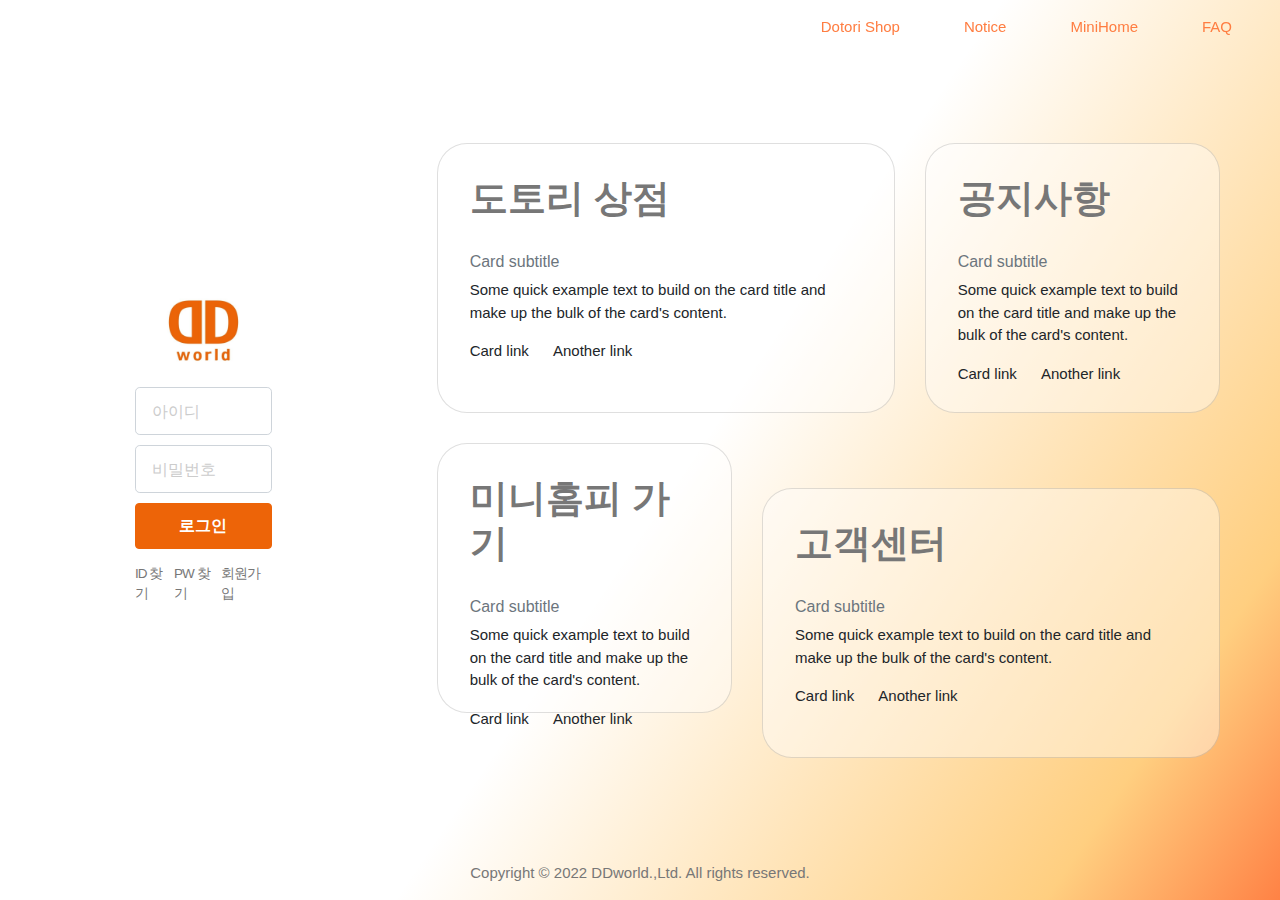
<file: index.html>
<!DOCTYPE html>
<html lang="en">

<head>
    <meta charset="UTF-8">
    <meta http-equiv="X-UA-Compatible" content="IE=edge">
    <meta name="viewport" content="width=device-width, initial-scale=1.0">
    <title>DD world</title>
    <link rel="stylesheet" href="css/bootstrap.min.css">
    <link rel="stylesheet" href="css/style.css">
    <script src="js/jquery-3.6.0.min.js"></script>
    <script src="js/bootstrap.min.js"></script>
    <script src="js/script.js"></script>

</head>

<body>
    <header>
        <nav class="navbar fixed-top">
            <a class="nav-link" href="#">Dotori Shop</a>
            <a class="nav-link" href="#">Notice</a>
            <a class="nav-link" href="#">MiniHome</a>
            <a class="nav-link" href="#">FAQ</a>
        </nav>
    </header>
    <div class="row main_wrap">
        <section class="col-4 main_section main_login">
            <div class="form-group">
                <h1 class="logo">
                    <a href="" class="logo_img"><img src="img/logo/3.jpg" alt=""></a>
                </h1>
                <form action="">
                    <label for="usr" hidden>ID</label><input type="text" class="form-control form-control-lg" id="usr" placeholder="아이디">
                    <label for="pwd" hidden>PW</label><input type="password" placeholder="비밀번호" class="form-control form-control-lg" id="pwd">
                    <input type="submit" class="btn" value="로그인">
                </form>
                <div class="lost_account">
                    <a href="">ID 찾기</a>
                    <a href="">PW 찾기</a>
                    <a href="">회원가입</a>
                </div>
            </div>
        </section>
        <section class="col-8 main_section main_cont">
            <div class="card_area card_area_lg">
                <div class="card">
                    <div class="card-body">
                        <h5 class="card-title">도토리 상점</h5>
                        <h6 class="card-subtitle mb-2 text-muted">Card subtitle</h6>
                        <p class="card-text">Some quick example text to build on the card title and make up the bulk of the card's content.</p>
                        <a href="#" class="card-link">Card link</a>
                        <a href="#" class="card-link">Another link</a>
                    </div>
                </div>
            </div>
            <div class="card_area">
                <div class="card">
                    <div class="card-body">
                        <h5 class="card-title">공지사항</h5>
                        <h6 class="card-subtitle mb-2 text-muted">Card subtitle</h6>
                        <p class="card-text">Some quick example text to build on the card title and make up the bulk of the card's content.</p>
                        <a href="#" class="card-link">Card link</a>
                        <a href="#" class="card-link">Another link</a>
                    </div>
                </div>
            </div>
            <div class="card_area">
                <div class="card">
                    <div class="card-body">
                        <h5 class="card-title">미니홈피 가기</h5>
                        <h6 class="card-subtitle mb-2 text-muted">Card subtitle</h6>
                        <p class="card-text">Some quick example text to build on the card title and make up the bulk of the card's content.</p>
                        <a href="#" class="card-link">Card link</a>
                        <a href="#" class="card-link">Another link</a>
                    </div>
                </div>
            </div>
            <div class="card_area card_area_lg">
                <div class="card">
                    <div class="card-body">
                        <h5 class="card-title">고객센터</h5>
                        <h6 class="card-subtitle mb-2 text-muted">Card subtitle</h6>
                        <p class="card-text">Some quick example text to build on the card title and make up the bulk of the card's content.</p>
                        <a href="#" class="card-link">Card link</a>
                        <a href="#" class="card-link">Another link</a>
                    </div>
                </div>
            </div>
        </section>
    </div>
    <footer>
        <p>Copyright © 2022 DDworld.,Ltd. All rights reserved.</p>
    </footer>
</body>

</html>
</file>
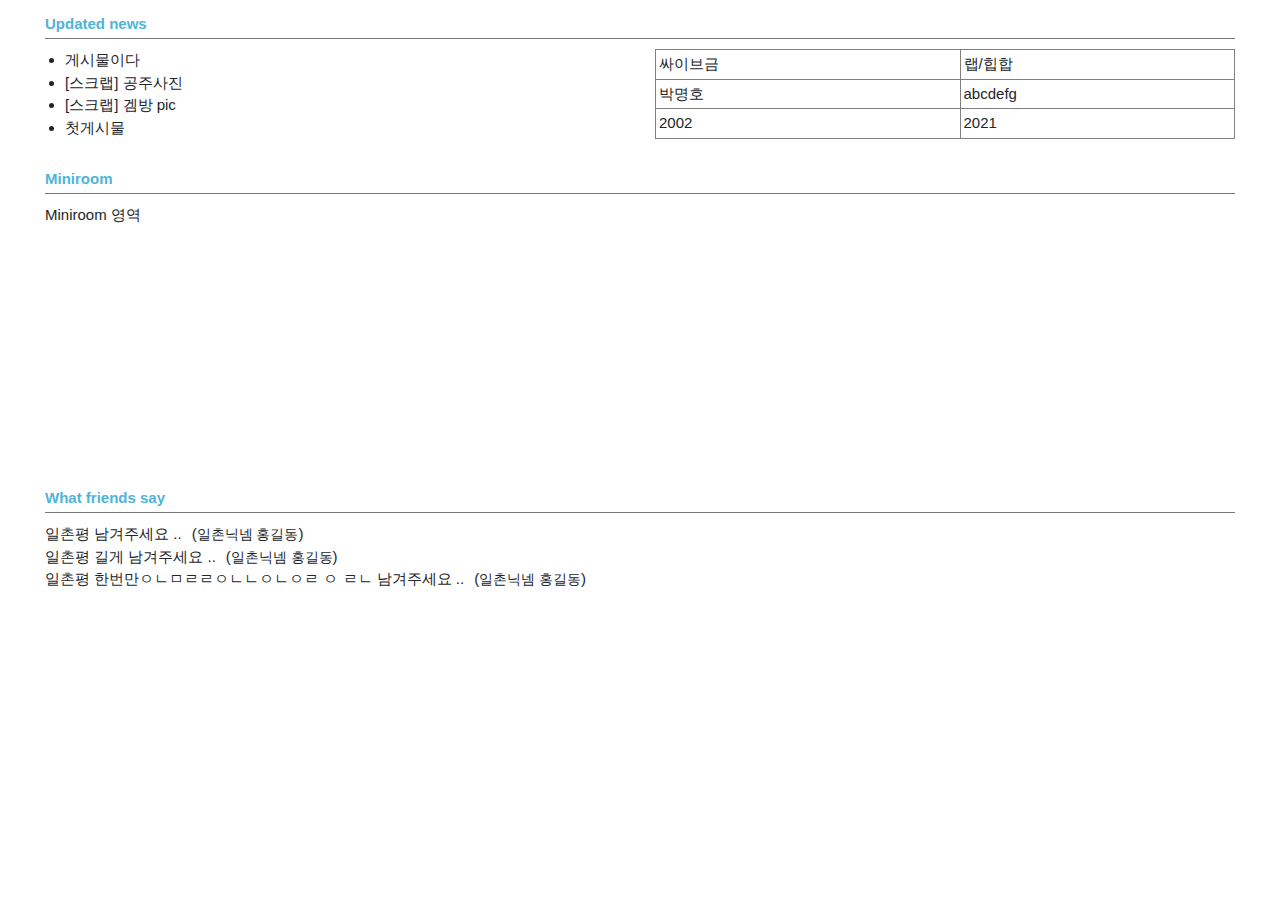
<file: minihome/mini_home.html>
<!DOCTYPE html>
<html lang="en">

<head>
    <meta charset="UTF-8">
    <meta http-equiv="X-UA-Compatible" content="IE=edge">
    <meta name="viewport" content="width=device-width, initial-scale=1.0">
    <title>Document</title>
    <link rel="stylesheet" href="../css/bootstrap.min.css">
    <link rel="stylesheet" href="../css/style.css">

    <script src="../js/jquery-3.6.0.min.js"></script>
    <script src="../js/bootstrap.min.js"></script>
    <script src="../js/script.js"></script>
</head>

<body class="inner">
    <div class=" minimain">
        <section>
            <h3>Updated news</h3>
            <div class="row">
                <div class="col-6 minimain_news">
                    <ul>
                        <li><a href="#">게시물이다</a></li>
                        <li><a href="#">[스크랩] 공주사진</a></li>
                        <li><a href="#">[스크랩] 겜방 pic</a></li>
                        <li><a href="#">첫게시물</a></li>
                    </ul>
                </div>
                <div class="col-6">
                    <table border="1" class="table">
                        <tr>
                            <td><a href="">싸이브금</a></td>
                            <td><a href="">랩/힙합</a></td>
                        </tr>
                        <tr>
                            <td><a href="">박명호</a></td>
                            <td><a href="">abcdefg</a></td>
                        </tr>
                        <tr>
                            <td><a href="">2002</a></td>
                            <td><a href="">2021</a></td>
                        </tr>
                    </table>
                </div>
            </div>
        </section>
        <section>
            <h3>Miniroom</h3>
            <div class="miniroom">
                Miniroom 영역
            </div>
        </section>
        <section>
            <h3>What friends say</h3>
            <div class="ilchon_quote">
                <ul>
                    <li><span>일촌평 남겨주세요 ..</span>(<a href="" class="ilchon_link"><span>일촌닉넴</span> <span>홍길동</span></a>)</li>
                    <li><span>일촌평 길게 남겨주세요 ..</span>(<a href="" class="ilchon_link"><span>일촌닉넴</span> <span>홍길동</span></a>)</li>
                    <li><span>일촌평 한번만ㅇㄴㅁㄹㄹㅇㄴㄴㅇㄴㅇㄹ ㅇ ㄹㄴ  남겨주세요 ..</span>(<a href="" class="ilchon_link"><span>일촌닉넴</span> <span>홍길동</span></a>)</li>
                </ul>
            </div>
        </section>
    </div>
</body>

</html>
</file>
<file: css/style.css>
@import url(./font.css);
html {
    font-size: 100%;
    box-sizing: border-box;
}

*,
*::before,
*::after {
    box-sizing: inherit;
}

body {
    margin: 0;
    padding: 0;
    font-family: 'Montserrat', sans-serif;
    font-size: 15px;
    overflow: hidden;
}

.inner {
    overflow: unset;
}

.inner {
    width: 100%;
    height: 100%;
}

iframe {
    width: 100%;
    height: 100%;
    border: none;
    outline: none;
    border-radius: 20px;
}

a,
a:visited,
a:hover {
    /* text-decoration: none; */
    color: inherit;
}

a:hover {
    color: rgb(237, 100, 8);
}

img {
    max-width: 100%;
}

.btn {
    background: rgb(237, 100, 8);
    border: 1px solid rgb(237, 100, 8);
    color: #fff;
    width: 100%;
    padding: 10px 0;
    font-weight: 700;
}

.btn:hover {
    color: rgb(237, 100, 8);
    border: 1px solid rgb(237, 100, 8);
    background: #fff;
}

.input_btn {
    width: unset;
    padding: 0 10px;
}

.input_btn:hover {}

.main_section {
    padding: 1em 3em;
}

.main_login {
    padding: 1em 10em;
}

.logo {
    width: 100%;
    padding: 0 0.5em;
}

.form-control:focus {
    border-color: rgb(237, 100, 8);
    box-shadow: 0 0 0 0.2rem rgba(255, 102, 0, 0.25);
}

input.form-control::placeholder {
    color: #ccc;
    font-size: 0.8em;
}

.main_login .form-control {
    margin: 10px 0;
}

.lost_account {
    display: flex;
    justify-content: space-between;
    color: #777;
    font-size: 0.9em;
    margin-top: 15px;
    letter-spacing: -1px;
}

.main_cont {
    font-size: 0;
    padding-right: 60px;
}

.main_cont>* {
    display: inline-block;
    width: 40%;
    font-size: 15px;
    height: 300px;
    padding: 15px;
}

.card_area_lg {
    width: 60%;
}

.card_area_full {
    width: 100%;
}

.card_area .card {
    border-radius: 2em;
    height: 100%;
    transition: ease-in-out .4s;
    background-color: rgba(255, 255, 255, 0.4)
}

.card_area .card:hover {
    border-color: rgb(237, 100, 8);
    background-color: rgba(255, 255, 255, 1);
    box-shadow: 2px 3px 20px rgba(0, 0, 0, 0.2);
    animation: float ease-in-out 1s infinite;
}

.card-title {
    display: inline-block;
    position: relative;
    font-size: 2.5em;
    font-weight: 700;
    margin-bottom: 1em;
    color: #777;
}

.card-title::after {
    content: '';
    display: block;
    position: absolute;
    top: 130%;
    left: 0;
    width: 0%;
    height: 2px;
    background-color: rgb(237, 100, 8);
    transition: 0.6s;
}

.card_area .card:hover .card-title {
    color: rgb(237, 100, 8)
}

.card_area .card:hover .card-title::after {
    width: 100%;
}

.card-body {
    padding: 2rem;
}

@keyframes float {
    0% {
        transform: translateY(0.5%);
    }
    100% {
        transform: translateY(3%);
    }
}

.main_wrap {
    display: flex;
    flex-direction: column;
    justify-content: center;
    height: 100vh;
    background: rgb(255, 125, 65);
    background: linear-gradient(304deg, rgba(255, 125, 65, 1) 0%, rgba(255, 158, 0, 0.4962359943977591) 13%, rgba(255, 158, 0, 0) 47%);
}

.navbar {
    justify-content: end;
    background: transparent;
}

.nav-link {
    color: rgb(255, 125, 65);
    padding: 0.5rem 2rem;
}

.nav-link:hover {
    color: #777;
}

.orange {
    color: rgb(255, 125, 65);
}


/*
.minihome {
    height: 100vh;
    background: url(../images/skin_default.png)
}
*/

.minihome_edge {
    max-width: 1199px;
    min-width: 980px;
    border-radius: 20px;
    height: 80%;
}


/*
.minihome_edge {
    position: relative;
    background-color: #4FB4D8;
}
*/

.minihome_cont {
    position: relative;
    padding: 2em;
    height: 100%;
}

.minihome_cont::after {
    content: '';
    display: block;
    position: absolute;
    top: 1.3em;
    left: 50%;
    transform: translate(-50%);
    width: 96%;
    height: 95%;
    border-radius: 20px;
    border: 1px dashed #fff;
}

.minihome_in {
    height: 100%;
    background: #fff;
    border: 1.5px solid #000;
    border-radius: 20px;
    z-index: 1;
    padding: 2em 0 1em;
}

.minihome_in_l,
.minihome_in_r {
    border-radius: 20px;
    height: 100%;
    border: 1px solid #000;
}

.minihome_in_l {
    border-right: transparent;
    padding-right: 3px;
    padding-left: 1em;
}

.minihome_in_r {
    border-left: transparent;
    padding-left: 3px;
    padding-right: 1em;
}

.minihome_title span {
    font-size: 1.4em;
}

.intro {
    padding: 1.5em;
    border: 1px solid #000;
    border-radius: 10px;
    height: 95%;
    position: relative;
}

.intro_pic {
    height: 15em;
    border-radius: 10px;
    overflow: hidden;
    text-align: center;
}

.intro_pic img {
    width: auto;
    height: 100%;
}

.intro_email a {
    color: navy;
    font-size: 1.1em;
    font-weight: 600;
}

.intro_email a:hover {
    text-decoration: none;
}

.intro_quote {
    height: 10em;
    padding: 1em;
    overflow-y: auto;
    overflow-x: hidden;
}

.intro_ilchon {
    position: absolute;
    bottom: 0;
    left: 0;
    margin: 2em;
    width: 80%;
}

.minihome_right {
    width: 100%;
    border: 1px solid #000;
    border-radius: 10px;
    margin-right: 1em;
    height: 95%;
    /* overflow-y: scroll; */
}

.minimain {
    padding: 1em 3em;
}

.minimain h3 {
    font-size: 1em;
    font-weight: 600;
    color: #4FB4D8;
    margin: 0 0 10px 0;
    padding-bottom: 5px;
    border-bottom: 1px solid #777;
}

.minimain section {
    margin-bottom: 1em;
}

.minimain_news ul {
    padding: 0;
    margin-left: 20px;
}

.minimain_news a {
    display: block;
}

.miniroom {
    height: 18em;
}

.ilchon_link {
    font-size: 0.9em;
}

.minimain .table td,
.minimain .table th {
    padding: 3px;
    border-top: unset;
}

.ilchon_quote li,
.ilchon_quote ul {
    list-style: none;
    margin: 0;
    padding: 0;
}

.ilchon_quote li>span {
    margin-right: 10px;
}

.minihome_menu {
    position: absolute;
    top: 5em;
    right: -3.5em;
}

.minihome_menu ul,
.minihome_menu li {
    list-style: none;
    margin: 0;
    padding: 0;
    z-index: 1;
}

.minihome_menu li {
    margin-bottom: 4px;
}


/*
.minihome_menu a {
    display: block;
    padding: 0.8em;
    background: #4FB4D8;
    color: #fff;
    border-top-right-radius: 10px;
    border-bottom-right-radius: 10px;
    border: 1px solid #000;
    border-left: none;
}

.minihome_menu a:hover,
.minihome_menu a.active {
    text-decoration: none;
    background: #fff;
    color: #000;
}
*/

.minimi_area {
    width: 100%;
    height: 180px;
    background: gray;
    padding: 1em;
}

.write_wrap,
.gbook_user_info,
.gbook_reply {
    background: #f2f2f2;
}

.write_wrap textarea {
    width: 100%;
    height: 180px;
}

.page_title {
    font-weight: 600;
}

.gbook_article {
    margin: 2em 0;
    padding: 2em;
}

.gbook_reply textarea {
    width: 85%;
    vertical-align: bottom;
}

.page-link {
    color: #444;
}

.page-link:hover {
    color: rgb(237, 100, 8);
}

footer {
    position: absolute;
    bottom: 0;
    left: 50%;
    transform: translateX(-50%);
    color: #777;
}
</file>
